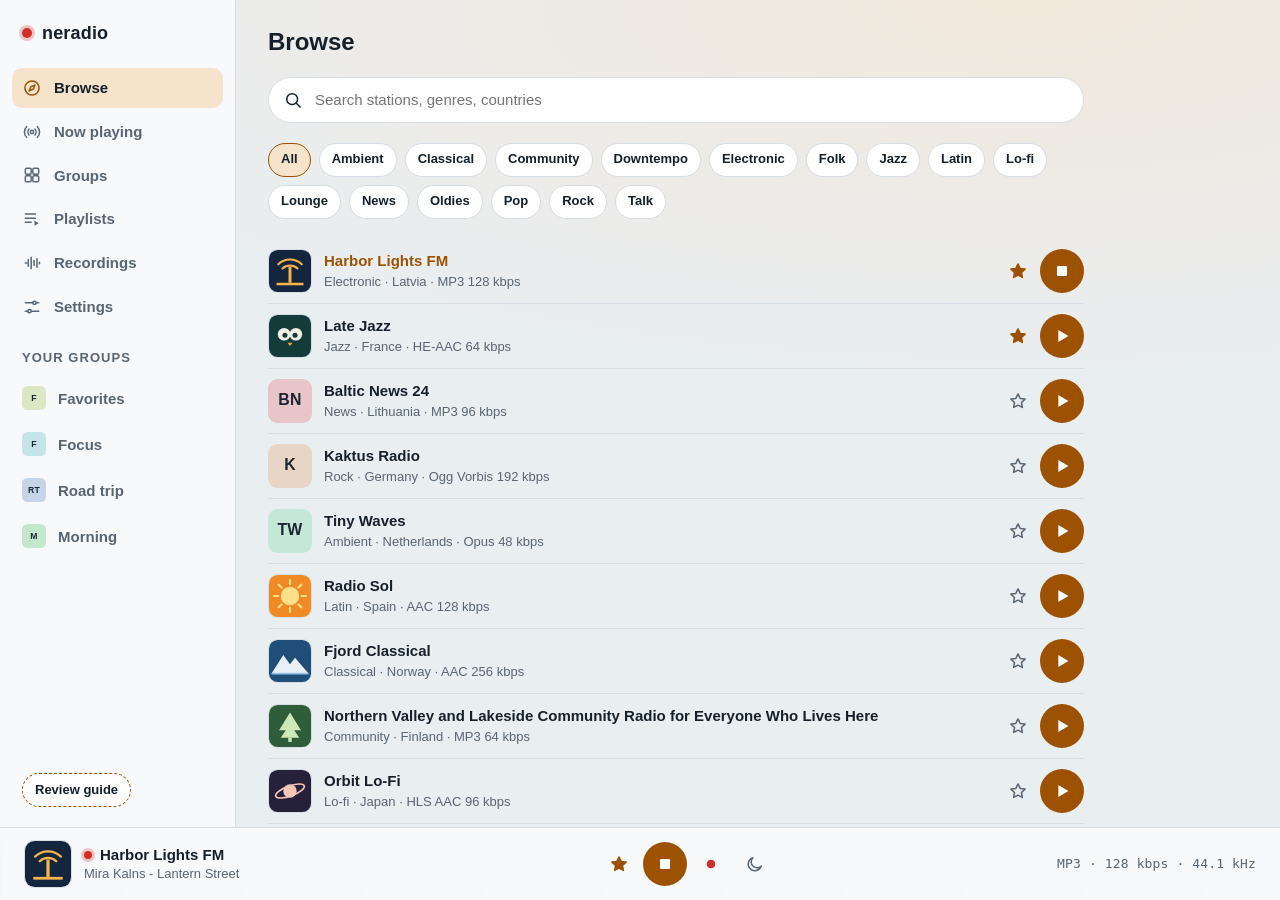
<file: doc/concept/index.html>
<!doctype html>
<html lang="en">
<head>
<meta charset="utf-8">
<meta name="viewport" content="width=device-width, initial-scale=1, viewport-fit=cover">
<title>neradio concept demo</title>
<style>
  /* What the artifact preview's own page wrapper provides, so both look the same. */
  :root { padding-top: env(safe-area-inset-top, 0px); padding-bottom: env(safe-area-inset-bottom, 0px); box-sizing: border-box; height: 100%; }
  [hidden] { display: none !important; }
</style>
<link rel="stylesheet" href="concept.css">
</head>
<body>
<div id="app" class="app"></div>
<script src="concept.js"></script>
</body>
</html>
</file>
<file: doc/concept/concept.css>
/* neradio concept demo.
   Layout: one app shell. On a phone, a top bar, the page, a mini-player and bottom tabs; on
   a desktop, a side bar, the page and a player bar across the bottom. The shell's
   data-layout attribute picks one, so a desktop reviewer can force the phone layout. */

:root {
  --bg: #e9edf1;
  --surface: #ffffff;
  --surface-2: #f2f5f8;
  --chrome: rgba(250, 251, 253, 0.86);
  --fg: #15202b;
  --muted: #586572;
  --line: #d6dde4;
  --accent: #9c5200;
  --accent-soft: #f5e3cc;
  --on-accent: #ffffff;
  --live: #cf2f25;
  --warn: #8a5d00;
  --warn-soft: #f6ebcf;
  --scrim: rgba(233, 237, 241, 0.80);
  --overlay: rgba(21, 32, 43, 0.40);
  --fallback-s: 42%;
  --fallback-l: 84%;
  --fallback-fg: #1a2632;
  --dusk-a: #c9d6e8;
  --dusk-b: #f0dcc4;
  --daylight-a: #fff6c9;
  --daylight-b: #9fd7ff;
  --tick: rgba(21, 32, 43, 0.10);

  --font-ui: "Segoe UI Variable Text", "Segoe UI", Roboto, "Helvetica Neue", Arial, sans-serif;
  --font-display: "Segoe UI Variable Display", "Segoe UI", Roboto, "Helvetica Neue", Arial, sans-serif;
  --font-readout: "Cascadia Mono", "Roboto Mono", ui-monospace, Consolas, monospace;

  --step--1: 0.8125rem;
  --step-0: 0.9375rem;
  --step-1: 1.125rem;
  --step-2: 1.5rem;
  --step-3: 2rem;

  --radius: 14px;
  --gutter-l: max(16px, env(safe-area-inset-left, 0px));
  --gutter-r: max(16px, env(safe-area-inset-right, 0px));
}

@media (prefers-color-scheme: dark) {
  :root:not([data-theme="light"]) {
    --bg: #0e1318;
    --surface: #161d24;
    --surface-2: #1d252e;
    --chrome: rgba(20, 27, 34, 0.84);
    --fg: #e5eaef;
    --muted: #97a4b0;
    --line: #2a343e;
    --accent: #f2a541;
    --accent-soft: #3a2a14;
    --on-accent: #1d1306;
    --live: #ff5b4f;
    --warn: #f0c060;
    --warn-soft: #3a2f12;
    --scrim: rgba(14, 19, 24, 0.74);
    --overlay: rgba(0, 0, 0, 0.55);
    --fallback-s: 30%;
    --fallback-l: 30%;
    --fallback-fg: #eef2f5;
    --dusk-a: #1b2638;
    --dusk-b: #3b2a22;
    --daylight-a: #fff3b8;
    --daylight-b: #8fd0ff;
    --tick: rgba(229, 234, 239, 0.10);
    color-scheme: dark;
  }
}

:root[data-theme="dark"] {
  --bg: #0e1318;
  --surface: #161d24;
  --surface-2: #1d252e;
  --chrome: rgba(20, 27, 34, 0.84);
  --fg: #e5eaef;
  --muted: #97a4b0;
  --line: #2a343e;
  --accent: #f2a541;
  --accent-soft: #3a2a14;
  --on-accent: #1d1306;
  --live: #ff5b4f;
  --warn: #f0c060;
  --warn-soft: #3a2f12;
  --scrim: rgba(14, 19, 24, 0.74);
  --overlay: rgba(0, 0, 0, 0.55);
  --fallback-s: 30%;
  --fallback-l: 30%;
  --fallback-fg: #eef2f5;
  --dusk-a: #1b2638;
  --dusk-b: #3b2a22;
  --daylight-a: #fff3b8;
  --daylight-b: #8fd0ff;
  --tick: rgba(229, 234, 239, 0.10);
  color-scheme: dark;
}

*, *::before, *::after { box-sizing: border-box; }
html, body { height: 100%; }
body {
  margin: 0;
  background: var(--bg);
  color: var(--fg);
  font-family: var(--font-ui);
  font-size: var(--step-0);
  line-height: 1.45;
  -webkit-tap-highlight-color: transparent;
}
button, input, select { font: inherit; color: inherit; }
button { cursor: pointer; }
:focus-visible { outline: 2px solid var(--accent); outline-offset: 2px; }
h1, h2, h3 { font-family: var(--font-display); text-wrap: balance; margin: 0; line-height: 1.2; }
h1 { font-size: var(--step-2); font-weight: 650; }
h2 { font-size: var(--step-1); font-weight: 650; }
h3 { font-size: var(--step-0); font-weight: 650; }
p { margin: 0; }

.icon { width: 20px; height: 20px; flex: none; fill: none; stroke: currentColor; stroke-width: 1.8; stroke-linecap: round; stroke-linejoin: round; }
.icon--fill { fill: currentColor; stroke: none; }
.sr-only { position: absolute; width: 1px; height: 1px; overflow: hidden; clip-path: inset(50%); white-space: nowrap; }

/* ---------- Shell ---------- */

.app {
  position: relative;
  height: 100%;
  display: grid;
  overflow: hidden;
  isolation: isolate;
}
.app[data-layout="desktop"] {
  grid-template-columns: 236px minmax(0, 1fr);
  grid-template-rows: minmax(0, 1fr) auto;
  grid-template-areas: "side main" "player player";
}
.app[data-layout="phone"] {
  grid-template-columns: minmax(0, 1fr);
  grid-template-rows: auto minmax(0, 1fr) auto auto;
  grid-template-areas: "top" "main" "player" "tabs";
}
.app[data-frame="on"] {
  width: 390px;
  max-width: 100%;
  height: min(844px, calc(100% - 32px));
  margin: 16px auto;
  border: 1px solid var(--line);
  border-radius: 28px;
  box-shadow: 0 20px 60px var(--overlay);
}

.backdrop { position: absolute; inset: 0; z-index: -1; background: var(--bg); }
.backdrop::after { content: ""; position: absolute; inset: 0; background: var(--scrim); }
.backdrop[data-bg="plain"]::after { display: none; }
.backdrop[data-bg="dial"] {
  background:
    radial-gradient(120% 60% at 80% 0%, var(--accent-soft), transparent 70%),
    repeating-linear-gradient(90deg, var(--tick) 0 1px, transparent 1px 24px) bottom / 100% 40px no-repeat,
    repeating-linear-gradient(90deg, var(--tick) 0 2px, transparent 2px 120px) bottom / 100% 64px no-repeat,
    var(--bg);
}
.backdrop[data-bg="dial"]::after { opacity: 0.5; }
.backdrop[data-bg="dusk"] { background: linear-gradient(160deg, var(--dusk-a), var(--dusk-b)); }
.backdrop[data-bg="dusk"]::after { opacity: 0.45; }
.backdrop[data-bg="studio"] {
  background: radial-gradient(circle at 50% 50%, var(--tick) 0 3px, transparent 3.5px) 0 0 / 18px 18px, var(--surface-2);
}
.backdrop[data-bg="studio"]::after { opacity: 0.3; }
.backdrop[data-bg="daylight"] { background: linear-gradient(135deg, var(--daylight-a), var(--daylight-b)); }
.backdrop[data-bg="image"] { background-size: cover; background-position: center; }

.side, .topbar, .player, .tabs {
  background: var(--chrome);
  backdrop-filter: blur(18px) saturate(1.2);
  -webkit-backdrop-filter: blur(18px) saturate(1.2);
}

.side {
  grid-area: side;
  display: flex;
  flex-direction: column;
  gap: 4px;
  padding: 20px 12px;
  padding-left: max(12px, env(safe-area-inset-left, 0px));
  border-right: 1px solid var(--line);
  overflow-y: auto;
}
.wordmark {
  display: flex;
  align-items: center;
  gap: 10px;
  padding: 0 10px 18px;
  font-family: var(--font-display);
  font-size: var(--step-1);
  font-weight: 700;
  letter-spacing: 0.01em;
}
.wordmark .lamp { width: 10px; height: 10px; }
.nav-item {
  display: flex;
  align-items: center;
  gap: 12px;
  padding: 9px 10px;
  border-radius: 10px;
  color: var(--muted);
  text-decoration: none;
  font-weight: 550;
}
.nav-item:hover { background: var(--surface-2); color: var(--fg); }
.nav-item[aria-current="page"] { background: var(--accent-soft); color: var(--fg); }
.nav-item[aria-current="page"] .icon { color: var(--accent); }
.nav-label {
  padding: 18px 10px 6px;
  font-size: var(--step--1);
  font-weight: 650;
  text-transform: uppercase;
  letter-spacing: 0.08em;
  color: var(--muted);
}

.topbar {
  grid-area: top;
  display: flex;
  align-items: center;
  gap: 8px;
  min-height: 56px;
  padding-top: env(safe-area-inset-top, 0px);
  padding-left: max(8px, env(safe-area-inset-left, 0px));
  padding-right: var(--gutter-r);
  border-bottom: 1px solid var(--line);
}
.topbar h1 { font-size: var(--step-1); flex: 1; min-width: 0; overflow: hidden; text-overflow: ellipsis; white-space: nowrap; }
.topbar .spacer { width: 8px; }

.main { grid-area: main; overflow-y: auto; overscroll-behavior: contain; }
.page {
  display: flex;
  flex-direction: column;
  gap: 20px;
  max-width: 880px;
  padding-block: 20px 32px;
  padding-left: var(--gutter-l);
  padding-right: var(--gutter-r);
}
.app[data-layout="desktop"] .page { padding-left: 32px; padding-right: 32px; padding-block: 28px 40px; }
.page-head { display: flex; align-items: center; gap: 12px; flex-wrap: wrap; }
.page-head h1 { flex: 1; min-width: 0; }
.back {
  display: inline-flex;
  align-items: center;
  gap: 6px;
  color: var(--muted);
  text-decoration: none;
  font-size: var(--step--1);
  font-weight: 600;
}
.back:hover { color: var(--fg); }

.tabs {
  grid-area: tabs;
  display: grid;
  grid-template-columns: repeat(5, 1fr);
  padding-bottom: env(safe-area-inset-bottom, 0px);
  padding-left: env(safe-area-inset-left, 0px);
  padding-right: env(safe-area-inset-right, 0px);
  border-top: 1px solid var(--line);
}
.tab {
  display: flex;
  flex-direction: column;
  align-items: center;
  gap: 2px;
  padding: 8px 2px 6px;
  color: var(--muted);
  text-decoration: none;
  font-size: 0.6875rem;
  font-weight: 600;
}
.tab[aria-current="page"] { color: var(--fg); }
.tab[aria-current="page"] .icon { color: var(--accent); }

/* ---------- Common parts ---------- */

.section { display: flex; flex-direction: column; gap: 10px; }
.section-head { display: flex; align-items: baseline; justify-content: space-between; gap: 12px; }
.hint { color: var(--muted); font-size: var(--step--1); }

.btn {
  display: inline-flex;
  align-items: center;
  justify-content: center;
  gap: 8px;
  min-height: 40px;
  padding: 0 16px;
  border: 1px solid var(--line);
  border-radius: 999px;
  background: var(--surface);
  color: var(--fg);
  font-weight: 600;
  text-decoration: none;
  white-space: nowrap;
}
.btn:hover { border-color: var(--muted); }
.btn--primary { background: var(--accent); border-color: var(--accent); color: var(--on-accent); }
.btn--primary:hover { border-color: var(--fg); }
.btn--quiet { background: transparent; border-color: transparent; color: var(--muted); padding: 0 10px; }
.btn--quiet:hover { color: var(--fg); border-color: transparent; background: var(--surface-2); }
.btn:disabled { opacity: 0.45; cursor: default; }

.icon-btn {
  display: inline-grid;
  place-items: center;
  width: 40px;
  height: 40px;
  flex: none;
  border: 0;
  border-radius: 999px;
  background: transparent;
  color: var(--muted);
}
.icon-btn:hover { background: var(--surface-2); color: var(--fg); }
.icon-btn[aria-pressed="true"] { color: var(--accent); }
.icon-btn[aria-pressed="true"] .icon { fill: currentColor; }
.icon-btn:disabled { opacity: 0.35; cursor: default; }
.icon-btn--rec { color: var(--live); }
.icon-btn--rec .icon { width: 16px; height: 16px; }
.icon-btn--rec[aria-pressed="true"] { box-shadow: inset 0 0 0 2px var(--live); }

.play-btn {
  display: inline-grid;
  place-items: center;
  width: 44px;
  height: 44px;
  flex: none;
  border: 0;
  border-radius: 999px;
  background: var(--accent);
  color: var(--on-accent);
}
.play-btn .icon { width: 22px; height: 22px; }
.play-btn--big { width: 72px; height: 72px; }
.play-btn--big .icon { width: 30px; height: 30px; }

.chips { display: flex; flex-wrap: wrap; gap: 8px; }
/* On a phone, Browse's genres take one row that scrolls sideways, so the stations stay in view. */
.app[data-layout="phone"] .chips--scroll {
  flex-wrap: nowrap;
  overflow-x: auto;
  scrollbar-width: none;
  margin-left: calc(-1 * var(--gutter-l));
  margin-right: calc(-1 * var(--gutter-r));
  padding-left: var(--gutter-l);
  padding-right: var(--gutter-r);
}
.app[data-layout="phone"] .chips--scroll::-webkit-scrollbar { display: none; }
.app[data-layout="phone"] .chips--scroll .chip { flex: none; }
.chip {
  display: inline-flex;
  align-items: center;
  gap: 6px;
  min-height: 34px;
  padding: 0 12px;
  border: 1px solid var(--line);
  border-radius: 999px;
  background: var(--surface);
  font-size: var(--step--1);
  font-weight: 600;
}
.chip[aria-pressed="true"] { background: var(--accent-soft); border-color: var(--accent); }
.chip--member { padding-right: 4px; background: var(--accent-soft); border-color: transparent; }
.chip--member .icon-btn { width: 28px; height: 28px; }
.chip--member .icon-btn .icon { width: 16px; height: 16px; }
.chip--add { border-style: dashed; color: var(--muted); }
.chip--add:hover { color: var(--fg); border-color: var(--muted); }

.tag {
  display: inline-flex;
  align-items: center;
  gap: 4px;
  padding: 2px 7px;
  border-radius: 6px;
  background: var(--surface-2);
  color: var(--muted);
  font-size: 0.6875rem;
  font-weight: 700;
  text-transform: uppercase;
  letter-spacing: 0.06em;
  white-space: nowrap;
}
.tag--warn { background: var(--warn-soft); color: var(--warn); }
.tag--accent { background: var(--accent-soft); color: var(--fg); }

.lamp {
  display: inline-block;
  width: 8px;
  height: 8px;
  flex: none;
  border-radius: 999px;
  background: var(--line);
}
.lamp[data-status="playing"] { background: var(--live); box-shadow: 0 0 0 3px color-mix(in srgb, var(--live) 25%, transparent); }
.lamp[data-status="connecting"], .lamp[data-status="reconnecting"] { background: var(--warn); animation: blink 1s steps(2, start) infinite; }
@keyframes blink { to { visibility: hidden; } }

.readout { font-family: var(--font-readout); font-variant-numeric: tabular-nums; font-size: var(--step--1); color: var(--muted); letter-spacing: 0.01em; }

/* Logos: a station's own image, or a tile with its initials. */
.logo {
  display: grid;
  place-items: center;
  width: var(--size, 44px);
  height: var(--size, 44px);
  flex: none;
  overflow: hidden;
  border-radius: calc(var(--size, 44px) * 0.22);
  background: var(--surface-2);
  border: 1px solid var(--line);
}
.logo img { width: 100%; height: 100%; object-fit: cover; display: block; }
.logo--initials {
  background: hsl(var(--h) var(--fallback-s) var(--fallback-l));
  color: var(--fallback-fg);
  border-color: transparent;
  font-family: var(--font-display);
  font-weight: 700;
  font-size: calc(var(--size, 44px) * 0.36);
  letter-spacing: 0.02em;
}

/* Rows: stations, tracks and groups in lists. */
.list { display: flex; flex-direction: column; }
.row {
  display: grid;
  grid-template-columns: auto minmax(0, 1fr) auto;
  align-items: center;
  gap: 12px;
  padding: 10px 0;
  border-bottom: 1px solid var(--line);
}
.row:last-child { border-bottom: 0; }
.row-main { display: flex; flex-direction: column; gap: 2px; min-width: 0; color: inherit; text-decoration: none; }
.row-title { display: flex; align-items: center; gap: 8px; min-width: 0; font-weight: 600; }
.row-title span:first-child { overflow: hidden; text-overflow: ellipsis; white-space: nowrap; min-width: 0; }
.row-meta { color: var(--muted); font-size: var(--step--1); overflow: hidden; text-overflow: ellipsis; white-space: nowrap; }
.row-actions { display: flex; align-items: center; gap: 2px; }
.row[data-playing="true"] .row-title { color: var(--accent); }
.row-kind { display: grid; place-items: center; width: 44px; height: 44px; border-radius: 10px; background: var(--surface-2); color: var(--muted); }

.panel {
  display: flex;
  flex-direction: column;
  gap: 14px;
  padding: 16px;
  border: 1px solid var(--line);
  border-radius: var(--radius);
  background: var(--surface);
}

.search {
  display: flex;
  align-items: center;
  gap: 10px;
  min-height: 46px;
  padding: 0 14px;
  border: 1px solid var(--line);
  border-radius: 999px;
  background: var(--surface);
}
.search input { flex: 1; min-width: 0; border: 0; background: transparent; outline: none; }
.search:focus-within { border-color: var(--accent); }

.facts { display: grid; grid-template-columns: max-content minmax(0, 1fr); gap: 6px 16px; margin: 0; }
.facts dt { color: var(--muted); font-size: var(--step--1); }
.facts dd { margin: 0; min-width: 0; overflow-wrap: anywhere; }

.field { display: flex; flex-direction: column; gap: 6px; }
.field label { font-size: var(--step--1); font-weight: 600; color: var(--muted); }
.field input[type="text"], .field input[type="number"], .field select {
  min-height: 42px;
  padding: 0 12px;
  border: 1px solid var(--line);
  border-radius: 10px;
  background: var(--surface);
}
.field input:focus { border-color: var(--accent); outline: none; }
.inline { display: flex; align-items: center; gap: 10px; flex-wrap: wrap; }
.inline input[type="number"] { width: 4.5em; box-sizing: border-box; }

.switch { display: flex; align-items: center; justify-content: space-between; gap: 16px; }
.switch input { width: 42px; height: 24px; accent-color: var(--accent); }

.banner {
  display: flex;
  align-items: flex-start;
  gap: 10px;
  padding: 12px 14px;
  border-radius: 12px;
  background: var(--warn-soft);
  color: var(--fg);
}
.banner .icon { color: var(--warn); margin-top: 1px; }

/* ---------- Player bar (desktop) and mini-player (phone) ---------- */

.player { grid-area: player; border-top: 1px solid var(--line); }
.player-inner {
  display: grid;
  grid-template-columns: minmax(0, 1fr) auto;
  align-items: center;
  gap: 12px;
  padding: 10px;
  padding-left: var(--gutter-l);
  padding-right: var(--gutter-r);
}
.app[data-layout="desktop"] .player-inner {
  grid-template-columns: minmax(0, 1.2fr) auto minmax(0, 1fr);
  padding: 12px 24px;
  padding-left: max(24px, env(safe-area-inset-left, 0px));
  padding-right: max(24px, env(safe-area-inset-right, 0px));
  padding-bottom: max(12px, env(safe-area-inset-bottom, 0px));
}
.now-mini { display: flex; align-items: center; gap: 12px; min-width: 0; color: inherit; text-decoration: none; }
.now-mini-text { display: flex; flex-direction: column; min-width: 0; }
.now-mini-name { display: flex; align-items: center; gap: 8px; font-weight: 650; min-width: 0; }
.now-mini-name span:last-child { overflow: hidden; text-overflow: ellipsis; white-space: nowrap; }
.now-mini-title { color: var(--muted); font-size: var(--step--1); overflow: hidden; text-overflow: ellipsis; white-space: nowrap; }
.player-controls { display: flex; align-items: center; gap: 4px; }
.player-side { display: flex; align-items: center; justify-content: flex-end; gap: 10px; min-width: 0; }
.player-side .readout { overflow: hidden; text-overflow: ellipsis; white-space: nowrap; }
.timer-chip { font-family: var(--font-readout); font-variant-numeric: tabular-nums; }

/* ---------- Now playing ---------- */

.now { display: grid; gap: 24px; }
.app[data-layout="desktop"] .now { grid-template-columns: 280px minmax(0, 1fr); align-items: start; gap: 32px; }
.now-art { display: flex; flex-direction: column; gap: 14px; align-items: center; }
.app[data-layout="desktop"] .now-art { align-items: stretch; }
.now-info { display: flex; flex-direction: column; gap: 18px; min-width: 0; }
.now-name { font-size: var(--step-3); font-weight: 700; overflow-wrap: anywhere; }
.now-title { font-size: var(--step-1); font-weight: 550; }
.now-status { display: flex; align-items: center; gap: 8px; color: var(--muted); font-weight: 600; font-size: var(--step--1); }
.now-controls { display: flex; align-items: center; justify-content: center; gap: 16px; }
.app[data-layout="desktop"] .now-controls { justify-content: flex-start; }
.viz { width: 100%; height: 72px; display: block; border-radius: 10px; background: var(--surface-2); }

/* ---------- Station view ---------- */

.station-head { display: grid; grid-template-columns: auto minmax(0, 1fr); gap: 16px; align-items: start; }
.station-head-text { display: flex; flex-direction: column; gap: 6px; min-width: 0; }
.station-head h1 { overflow-wrap: anywhere; }
.original { display: flex; align-items: center; gap: 8px; flex-wrap: wrap; color: var(--muted); font-size: var(--step--1); }
.history-time { font-family: var(--font-readout); font-variant-numeric: tabular-nums; color: var(--muted); font-size: var(--step--1); }
.history .row { grid-template-columns: 4.2em minmax(0, 1fr); padding: 8px 0; }

/* ---------- Playlist editor ---------- */

.pl-row { grid-template-columns: auto auto minmax(0, 1fr) auto; }
/* How each item ends is the point of the editor, so its text wraps instead of being cut. */
.pl-row .row-title span:first-child, .pl-row .row-meta { white-space: normal; }
.pl-row .row-actions { gap: 0; }
.app[data-layout="phone"] .pl-row .icon-btn { width: 32px; height: 32px; }
.app[data-layout="phone"] .pl-row { gap: 10px; }
.pl-pos { width: 1.6em; text-align: right; font-family: var(--font-readout); color: var(--muted); font-size: var(--step--1); }

/* ---------- Groups ---------- */

.group-grid { display: grid; grid-template-columns: repeat(auto-fill, minmax(160px, 1fr)); gap: 12px; }
.group-card {
  display: flex;
  flex-direction: column;
  gap: 10px;
  padding: 14px;
  border: 1px solid var(--line);
  border-radius: var(--radius);
  background: var(--surface);
  color: inherit;
  text-decoration: none;
  min-width: 0;
}
.group-card:hover { border-color: var(--muted); }
.group-card .row-meta { white-space: normal; }

/* ---------- Settings ---------- */

.swatches { display: grid; grid-template-columns: repeat(auto-fill, minmax(108px, 1fr)); gap: 12px; }
.swatch {
  display: flex;
  flex-direction: column;
  gap: 8px;
  padding: 0;
  border: 0;
  background: none;
  text-align: left;
  font-size: var(--step--1);
  font-weight: 600;
}
.swatch .backdrop { position: relative; inset: auto; z-index: 0; height: 72px; border-radius: 12px; border: 1px solid var(--line); overflow: hidden; }
.swatch[aria-pressed="true"] .backdrop { outline: 2px solid var(--accent); outline-offset: 2px; }
.swatch-icon { position: absolute; inset: 0; z-index: 1; display: grid; place-items: center; color: var(--muted); }
.eq { display: grid; grid-template-columns: 3.2em minmax(0, 1fr) 3.6em; gap: 6px 12px; align-items: center; }
.eq input { width: 100%; accent-color: var(--accent); }
.eq .readout { text-align: right; }

/* ---------- Sheets, toast, review guide ---------- */

.sheet-layer { position: fixed; inset: 0; z-index: 20; display: grid; background: var(--overlay); }
.app[data-layout="phone"] .sheet-layer { align-items: end; }
.app[data-layout="desktop"] .sheet-layer { place-items: center; }
.app[data-frame="on"] .sheet-layer { position: absolute; }
.sheet {
  display: flex;
  flex-direction: column;
  gap: 16px;
  max-height: 86%;
  overflow-y: auto;
  padding: 20px;
  padding-left: var(--gutter-l);
  padding-right: var(--gutter-r);
  padding-bottom: max(20px, env(safe-area-inset-bottom, 0px));
  background: var(--surface);
  border-radius: 20px 20px 0 0;
}
.app[data-layout="desktop"] .sheet { width: min(480px, calc(100% - 32px)); border-radius: 18px; padding: 24px; }
.sheet-head { display: flex; align-items: center; gap: 8px; }
.sheet-head h2 { flex: 1; min-width: 0; }
.check-row { display: flex; align-items: center; gap: 12px; padding: 10px 0; border-bottom: 1px solid var(--line); }
.check-row input { width: 20px; height: 20px; accent-color: var(--accent); }
.check-row label { flex: 1; min-width: 0; display: flex; align-items: center; gap: 10px; }
.segmented { display: inline-flex; padding: 3px; border-radius: 999px; background: var(--surface-2); }
.segmented button { min-height: 34px; padding: 0 16px; border: 0; border-radius: 999px; background: transparent; font-weight: 600; color: var(--muted); }
.segmented button[aria-pressed="true"] { background: var(--surface); color: var(--fg); box-shadow: 0 1px 3px var(--overlay); }
.sheet-actions { display: flex; justify-content: flex-end; gap: 8px; flex-wrap: wrap; }

.toast {
  position: absolute;
  left: 50%;
  bottom: 140px;
  z-index: 30;
  transform: translateX(-50%);
  max-width: calc(100% - 32px);
  padding: 10px 16px;
  border-radius: 12px;
  background: var(--fg);
  color: var(--bg);
  font-weight: 600;
  box-shadow: 0 8px 24px var(--overlay);
}
.app[data-layout="desktop"] .toast { bottom: 96px; }

/* The review guide belongs to the demo, not to the app: dashed, so it never reads as UI. */
.guide-toggle {
  min-height: 34px;
  padding: 0 12px;
  border: 1.5px dashed var(--accent);
  border-radius: 999px;
  background: var(--surface);
  color: var(--fg);
  font-weight: 700;
  font-size: var(--step--1);
  white-space: nowrap;
}
.side .guide-toggle { margin-top: auto; align-self: flex-start; margin-left: 10px; }
.guide {
  position: absolute;
  top: 0;
  right: 0;
  bottom: 0;
  z-index: 26;
  width: min(380px, 100%);
  display: flex;
  flex-direction: column;
  gap: 18px;
  overflow-y: auto;
  padding: 20px;
  padding-top: calc(20px + env(safe-area-inset-top, 0px));
  padding-right: max(20px, env(safe-area-inset-right, 0px));
  padding-bottom: calc(20px + env(safe-area-inset-bottom, 0px));
  background: var(--surface);
  border-left: 1.5px dashed var(--accent);
  box-shadow: -12px 0 40px var(--overlay);
}
.guide ol, .guide ul { margin: 0; padding-left: 1.2em; display: flex; flex-direction: column; gap: 10px; }
.guide a { color: var(--accent); font-weight: 600; }
.guide .btn { min-height: 34px; font-size: var(--step--1); }
.guide-q { font-family: var(--font-readout); font-size: var(--step--1); color: var(--muted); }

@media (prefers-reduced-motion: reduce) {
  .lamp { animation: none !important; }
}
</file>
